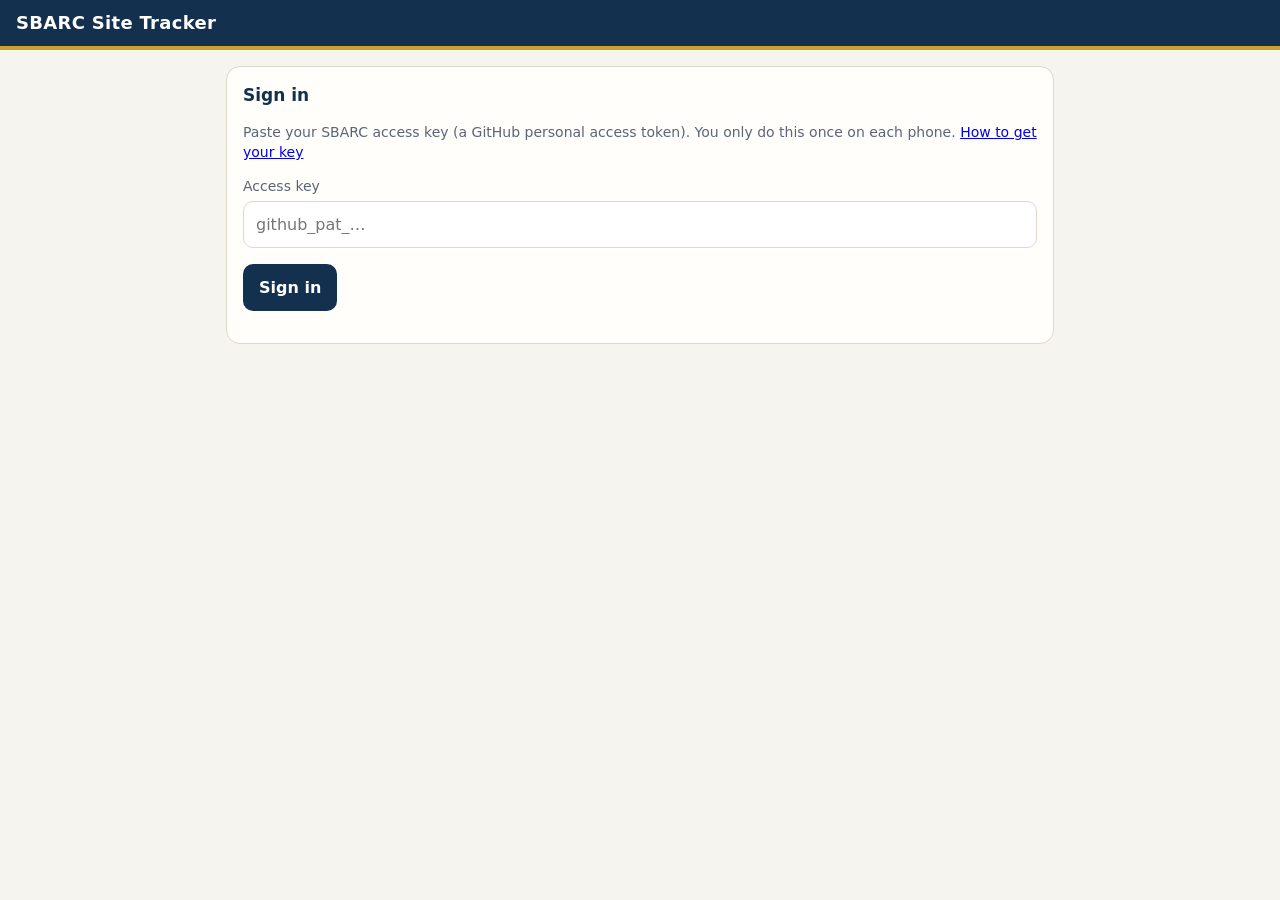
<file: docs/tracker/index.html>
<!doctype html>
<html lang="en">
<head>
<meta charset="utf-8">
<meta name="viewport" content="width=device-width, initial-scale=1, viewport-fit=cover">
<title>SBARC Site Tracker</title>
<meta name="theme-color" content="#14304F">
<link rel="manifest" href="manifest.webmanifest">
<link rel="icon" href="../icons/favicon-32.png">
<link rel="apple-touch-icon" href="../icons/apple-touch-icon.png">
<meta name="robots" content="noindex">
<style>
:root{--navy:#14304F;--gold:#C9A227;--gold-d:#8A6A12;--bg:#F6F4EE;--card:#FFFEFB;--line:#DDD8CA;--soft:#5A6577;--ok:#17694A;--bad:#A8440F;--blue:#2E6FB7}
*{box-sizing:border-box}html,body{margin:0}
body{background:var(--bg);color:var(--navy);font:16px/1.45 system-ui,-apple-system,"Segoe UI",Roboto,Arial,sans-serif;padding-bottom:84px}
header{position:sticky;top:0;z-index:5;background:var(--navy);color:#fff;padding:calc(10px + env(safe-area-inset-top)) 16px 10px;display:flex;align-items:center;gap:12px;border-bottom:4px solid var(--gold)}
header h1{font-size:18px;margin:0;flex:1;letter-spacing:.3px}header small{opacity:.75;font-size:13px}
main{max-width:860px;margin:0 auto;padding:16px}
.card{background:var(--card);border:1px solid var(--line);border-radius:14px;padding:16px;margin-bottom:14px}
h2{font-size:17px;margin:0 0 10px}h3{font-size:15px;margin:14px 0 6px;color:var(--soft);text-transform:uppercase;letter-spacing:1px}
label{display:block;font-size:14px;color:var(--soft);margin:10px 0 4px}
input,select,textarea,button{font:inherit;color:inherit}
input[type=text],input[type=password],input[type=number],input[type=date],select,textarea{width:100%;padding:11px 12px;border:1px solid var(--line);border-radius:10px;background:#fff}
textarea{min-height:84px;resize:vertical}
button{border:0;border-radius:10px;padding:12px 16px;background:var(--navy);color:#fff;font-weight:600;cursor:pointer}
button.sec{background:#E9E5D8;color:var(--navy)}button.warn{background:#F3E1D6;color:var(--bad)}button:disabled{opacity:.5}
.row{display:flex;gap:10px;align-items:center}.row>*{flex:1}.grow{flex:1}
.seg{display:flex;background:#E9E5D8;border-radius:10px;padding:3px;gap:3px}.seg button{flex:1;background:transparent;color:var(--navy);padding:9px 6px;font-size:14px}.seg button.on{background:var(--card);box-shadow:0 1px 3px rgba(0,0,0,.12)}
.act{display:grid;grid-template-columns:1fr 64px 88px;gap:8px;align-items:center;padding:8px 0;border-top:1px solid #ECE8DC}
.act .nm{font-size:15px}.act .was{font-size:13px;color:var(--soft);text-align:right}.act input{padding:8px;text-align:right}
.act.changed .nm{font-weight:700}.act.changed input{border-color:var(--blue);background:#EEF4FB}
.bar{height:8px;border-radius:4px;background:#E9ECF2;overflow:hidden}.bar i{display:block;height:8px;background:var(--blue)}
.muted{color:var(--soft);font-size:14px}.ok{color:var(--ok)}.bad{color:var(--bad)}
.pill{display:inline-block;font-size:12px;padding:2px 8px;border-radius:99px;background:#E9E5D8;margin:2px 4px 2px 0}
.pill.ok{background:#E3F1EA}.pill.bad{background:#F6E3D8}
nav{position:fixed;left:0;right:0;bottom:0;background:var(--card);border-top:1px solid var(--line);display:flex;padding:6px 6px calc(6px + env(safe-area-inset-bottom));z-index:5}
nav button{flex:1;background:transparent;color:var(--soft);padding:8px 4px;font-size:13px}nav button.on{color:var(--navy);font-weight:700;box-shadow:inset 0 3px 0 var(--gold)}
.entry{border-top:1px solid #ECE8DC;padding:10px 0}.entry:first-child{border-top:0}
.entry img{max-width:100%;border-radius:10px;margin-top:6px}
table{width:100%;border-collapse:collapse;font-size:14px}td,th{padding:6px 4px;border-top:1px solid #ECE8DC;text-align:left}th{color:var(--soft);font-weight:600}td.n,th.n{text-align:right}
.toast{position:fixed;left:16px;right:16px;bottom:96px;background:var(--navy);color:#fff;padding:12px 14px;border-radius:10px;z-index:9;text-align:center}
.chk{display:flex;flex-wrap:wrap;gap:6px}.chk label{display:flex;gap:6px;align-items:center;margin:0;padding:6px 10px;border:1px solid var(--line);border-radius:99px;background:#fff;color:var(--navy);font-size:14px}
details summary{cursor:pointer;font-weight:600;padding:6px 0}
.hide{display:none!important}
</style>
</head>
<body>
<header><h1>SBARC Site Tracker</h1><small id="who"></small></header>
<main id="app"><div class="card">Loading…</div></main>
<nav id="nav" class="hide"></nav>
<script>
'use strict';
const REPO = 'SBARC2026/sbarc-site-data', API = 'https://api.github.com';
const AREAS = { villa: 'villas', building: 'buildings', external: 'external' }, LABEL = { villa: 'Villas', building: 'Buildings', external: 'External' };
const S = { tok: null, login: null, users: null, usersSha: null, master: null, cur: null, role: null, me: null, tab: null, f: { area: 'villa', id: '', vals: {} } };
const $ = (s, r = document) => r.querySelector(s), esc = (s) => String(s ?? '').replace(/[&<>"]/g, (c) => ({ '&': '&amp;', '<': '&lt;', '>': '&gt;', '"': '&quot;' }[c]));
const store = { get(k) { try { return localStorage.getItem(k); } catch (e) { return null; } }, set(k, v) { try { v == null ? localStorage.removeItem(k) : localStorage.setItem(k, v); } catch (e) {} } };
const b64e = (s) => btoa(unescape(encodeURIComponent(s))), b64d = (s) => decodeURIComponent(escape(atob(s.replace(/\n/g, ''))));
function today() { const d = new Date(Date.now() + ((S.users?.timezone_offset_hours ?? 3) * 3600e3)); return d.toISOString().slice(0, 10); }
function stamp() { const off = (S.users?.timezone_offset_hours ?? 3); const d = new Date(Date.now() + off * 3600e3); return d.toISOString().slice(0, 19) + '+0' + off + ':00'; }
function toast(m, ms = 2600) { const t = document.createElement('div'); t.className = 'toast'; t.textContent = m; document.body.appendChild(t); setTimeout(() => t.remove(), ms); }

async function gh(path, opt = {}) {
  const r = await fetch(API + path, { ...opt, headers: { Authorization: 'Bearer ' + S.tok, Accept: 'application/vnd.github+json', ...(opt.headers || {}) } });
  if (r.status === 404) return null;
  if (!r.ok) { const e = new Error((await r.json().catch(() => ({}))).message || r.status); e.status = r.status; throw e; }
  return r.status === 204 ? {} : r.json();
}
async function getJSON(p) { const r = await gh(`/repos/${REPO}/contents/${p}?t=${Date.now()}`); if (!r) return [null, null]; let txt = r.content ? b64d(r.content) : null;
  if (txt == null) { const raw = await fetch(`${API}/repos/${REPO}/contents/${p}`, { headers: { Authorization: 'Bearer ' + S.tok, Accept: 'application/vnd.github.raw' } }); txt = await raw.text(); }
  return [JSON.parse(txt), r.sha]; }
async function put(p, b64, msg, sha) { return gh(`/repos/${REPO}/contents/${p}`, { method: 'PUT', body: JSON.stringify({ message: msg, content: b64, ...(sha ? { sha } : {}) }) }); }

// ---------- sign in
function signIn(msg) {
  $('#nav').classList.add('hide'); $('#who').textContent = '';
  $('#app').innerHTML = `<div class="card"><h2>Sign in</h2>
  <p class="muted">Paste your SBARC access key (a GitHub personal access token). You only do this once on each phone. <a href="guide.html">How to get your key</a></p>
  ${msg ? `<p class="bad">${esc(msg)}</p>` : ''}
  <label>Access key</label><input id="tk" type="password" autocomplete="off" placeholder="github_pat_…">
  <p><button id="go">Sign in</button></p></div>`;
  $('#go').onclick = () => { const v = $('#tk').value.trim(); if (!v) return; S.tok = v; boot(true); };
}

async function boot(fresh) {
  S.tok = S.tok || store.get('sbarc_tok');
  if (!S.tok) return signIn();
  $('#app').innerHTML = '<div class="card">Loading project…</div>';
  try {
    const u = await gh('/user'); if (!u) throw Object.assign(new Error('bad key'), { status: 401 });
    S.login = u.login;
    const [users, sha] = await getJSON('config/users.json');
    if (!users) throw Object.assign(new Error('no access'), { status: 403 });
    S.users = users; S.usersSha = sha;
    [S.master] = await getJSON('config/master.json');
    [S.cur] = await getJSON('state/current.json');
  } catch (e) {
    if (e.status === 401) { store.set('sbarc_tok', null); S.tok = null; return signIn('That key did not work. Check it and try again.'); }
    if (e.status === 403 || e.status === 404) { store.set('sbarc_tok', null); S.tok = null; return signIn('Your GitHub account has no access to the SBARC tracker yet. Ask the project manager to add you.'); }
    if (!navigator.onLine) { $('#app').innerHTML = '<div class="card">You are offline. Open the tracker again when you have signal.</div>'; return; }
    return signIn('Could not load: ' + e.message);
  }
  store.set('sbarc_tok', S.tok);
  S.me = (S.users.engineers || []).find((x) => x.login.toLowerCase() === S.login.toLowerCase()) || null;
  S.role = (S.users.managers || []).map((x) => x.toLowerCase()).includes(S.login.toLowerCase()) ? 'manager' : (S.me ? 'engineer' : null);
  if (!S.role) { signIn(`Signed in as ${S.login}, but this account is not on the SBARC team list yet. Ask the project manager to add “${S.login}”.`); store.set('sbarc_tok', null); S.tok = null; return; }
  $('#who').textContent = (S.me?.name || S.login) + (S.role === 'manager' ? ' · manager' : '');
  const tabs = S.role === 'manager' ? [['today', 'Today'], ['areas', 'Areas'], ['report', 'Report'], ['progress', 'Progress'], ['team', 'Team']] : [['areas', 'My areas'], ['report', 'Report'], ['mine', 'My day']];
  $('#nav').innerHTML = tabs.map(([k, l]) => `<button data-t="${k}">${l}</button>`).join('') + '<button data-t="out">Sign out</button>';
  $('#nav').classList.remove('hide');
  $('#nav').onclick = (e) => { const t = e.target.closest('button')?.dataset.t; if (!t) return; if (t === 'out') { if (window.confirm('Sign out of the tracker on this phone?')) { store.set('sbarc_tok', null); location.reload(); } return; } go(t); };
  go(S.tab || tabs[0][0]); flushQueue();
}
function go(t) { S.tab = t; document.querySelectorAll('#nav button').forEach((b) => b.classList.toggle('on', b.dataset.t === t)); ({ areas: viewAreas, report: viewReport, mine: viewMine, today: viewToday, progress: viewProgress, team: viewTeam })[t](); window.scrollTo(0, 0); }

// ---------- what each person may report on
function allowed(area, who) {
  const m = S.master, me = who === undefined ? S.me : who, all = who === undefined ? S.role === 'manager' : who === null;
  if (area === 'villa') { const cl = all || !me ? null : (me.villas || []); return m.villas.filter((v) => !cl || cl.includes('all') || cl.includes(v.cluster) || cl.includes(v.id)); }
  if (area === 'building') { const b = all || !me ? null : (me.buildings || []); return m.buildings.filter((x) => !b || b.includes('all') || b.includes(x.id)); }
  return (all || me?.external) ? m.external : [];
}
function avgNow(area, id) { const x = S.master[AREAS[area]].find((i) => i.id === id); const ks = Object.keys(x.acts); return ks.reduce((s, k) => s + curVal(area, id, k), 0) / (ks.length || 1); }

// ---------- my areas: every villa / building / item in the engineer's designated area
async function viewAreas() {
  const mgr = S.role === 'manager', eng = S.users.engineers || [];
  const who = mgr ? (S.aw == null ? null : eng.find((x) => x.login === S.aw) || null) : S.me;
  $('#app').innerHTML = '<div class="card">Loading…</div>';
  let es = []; try { es = await dayEntries(today()); } catch (e) {}
  const done = new Set(es.map((e) => e.area + '|' + e.id));
  const by = {}; es.forEach((e) => { by[e.area + '|' + e.id] = (S.users.engineers || []).find((x) => x.login === e.by)?.name || e.by; });
  let total = 0, upd = 0;
  const row = (area, i) => { const k = area + '|' + i.id, p = avgNow(area, i.id), ok = done.has(k); total++; if (ok) upd++;
    return `<div class="act" data-go="${area}|${esc(i.id)}" style="cursor:pointer;grid-template-columns:1fr 70px 120px"><div><div class="nm">${esc(i.id)}${i.name ? ' · ' + esc(i.name) : ''}</div><div class="bar"><i style="width:${Math.min(100, p)}%;background:${p >= 92 ? 'var(--ok)' : 'var(--blue)'}"></i></div></div>
      <div class="was" style="font-size:15px;color:var(--navy);font-weight:700">${Math.round(p)}%</div><div class="was ${ok ? 'ok' : 'bad'}">${ok ? '✓ ' + esc(mgr ? by[k] : 'today') : 'not updated'}</div></div>`; };
  const sec = [];
  const vs = allowed('villa', who); if (vs.length) { const g = {}; vs.forEach((v) => (g[v.cluster] = g[v.cluster] || []).push(v));
    Object.keys(g).sort((a, b) => +a.split('-')[1] - +b.split('-')[1]).forEach((c) => sec.push(`<details ${Object.keys(g).length <= 2 ? 'open' : ''}><summary>Cluster ${c} · ${g[c].length} villas · ${g[c].filter((v) => done.has('villa|' + v.id)).length} updated today</summary>${g[c].map((v) => row('villa', v)).join('')}</details>`)); }
  const bs = allowed('building', who); if (bs.length) sec.push(`<details open><summary>Buildings · ${bs.length} · ${bs.filter((b) => done.has('building|' + b.id)).length} updated today</summary>${bs.map((b) => row('building', b)).join('')}</details>`);
  const xs = allowed('external', who); if (xs.length) sec.push(`<details><summary>External works · ${xs.length} items · ${xs.filter((x) => done.has('external|' + x.id)).length} updated today</summary>${xs.map((x) => row('external', x)).join('')}</details>`);
  const pick = mgr ? `<label>Engineer</label><select id="aw"><option value="">Whole site</option>${eng.map((x) => `<option value="${esc(x.login)}" ${S.aw === x.login ? 'selected' : ''}>${esc(x.name || x.login)}</option>`).join('')}</select>` : '';
  $('#app').innerHTML = `<div class="card"><h2>${mgr ? 'Areas' : 'My areas'} · ${today()}</h2>${pick}
    <p><span class="pill ${upd === total && total ? 'ok' : 'bad'}">${upd} of ${total} updated today</span></p>
    <p class="muted">${mgr ? 'Each villa, building and external item with its current % and whether it was updated today.' : 'Tap a villa or building to update its activities. Green bar = at 92% or more.'}</p>
    ${sec.join('') || '<p class="muted">No areas assigned yet.</p>'}</div>`;
  if ($('#aw')) $('#aw').onchange = (e) => { S.aw = e.target.value || null; viewAreas(); };
  $('#app').onclick = (e) => { const g = e.target.closest('[data-go]'); if (!g) return; const [a, ...id] = g.dataset.go.split('|'); S.f = { area: a, id: id.join('|'), vals: {} }; go('report'); };
}
function curVal(area, id, act) { const st = S.cur?.state?.[AREAS[area]]?.[id]; if (st && act in st) return st[act]; const x = S.master[AREAS[area]].find((i) => i.id === id); return x?.acts?.[act] ?? 0; }

// ---------- report form
function viewReport() {
  const f = S.f, areas = Object.keys(AREAS).filter((a) => allowed(a).length);
  if (!areas.includes(f.area)) f.area = areas[0];
  if (!areas.length) { $('#app').innerHTML = '<div class="card">No areas are assigned to you yet. Ask the project manager.</div>'; return; }
  const items = allowed(f.area);
  if (!items.find((i) => i.id === f.id)) { f.id = items[0].id; f.vals = {}; }
  const item = items.find((i) => i.id === f.id);
  let opts;
  if (f.area === 'villa') { const g = {}; items.forEach((v) => (g[v.cluster] = g[v.cluster] || []).push(v)); opts = Object.keys(g).sort((a, b) => +a.split('-')[1] - +b.split('-')[1]).map((c) => `<optgroup label="Cluster ${c}">${g[c].map((v) => `<option value="${v.id}" ${v.id === f.id ? 'selected' : ''}>${v.id}</option>`).join('')}</optgroup>`).join(''); }
  else opts = items.map((i) => `<option value="${esc(i.id)}" ${i.id === f.id ? 'selected' : ''}>${esc(i.id)}${i.name ? ' · ' + esc(i.name) : ''}</option>`).join('');
  const acts = Object.keys(item.acts);
  const pend = JSON.parse(store.get('sbarc_queue') || '[]').length;
  $('#app').innerHTML = `
  ${pend ? `<div class="card bad">${pend} report(s) saved on this phone, waiting for signal. They send automatically.</div>` : ''}
  <p><button class="sec" id="back">← ${S.role === 'manager' ? 'Areas' : 'My areas'}</button></p>
  <div class="card"><h2>Daily progress · ${today()}</h2>
    <div class="seg" id="ar">${areas.map((a) => `<button data-a="${a}" class="${a === f.area ? 'on' : ''}">${LABEL[a]}</button>`).join('')}</div>
    <label>${f.area === 'villa' ? 'Villa' : f.area === 'building' ? 'Building' : 'External item'}</label><select id="it">${opts}</select>
    <h3>Activities · enter today’s total % complete</h3>
    <div id="acts">${rows(acts.filter((a) => curVal(f.area, f.id, a) < 99.5 || f.vals[a] != null))}
    ${(() => { const done = acts.filter((a) => curVal(f.area, f.id, a) >= 99.5 && f.vals[a] == null); return done.length ? `<details><summary class="muted">Completed activities (${done.length})</summary>${rows(done)}</details>` : ''; })()}</div>
  </div>
  <div class="card"><details ${f.mpOpen ? 'open' : ''} id="mpd"><summary>Manpower today (optional)</summary>
    ${S.master.disciplines.map((d) => `<div class="act"><div class="nm">${esc(d)}</div><div></div><input type="number" inputmode="numeric" min="0" data-d="${esc(d)}" value="${f.mp?.[d] ?? ''}"></div>`).join('')}
  </details>
  <label>Blockers or issues</label><textarea id="blk" placeholder="Material, access, drawings, inspections…">${esc(f.blk || '')}</textarea>
  <label>Photo (optional)</label><input id="ph" type="file" accept="image/*" capture="environment">
  <p class="row"><button id="send">Send report</button></p>
  <p class="muted">Only activities you change are sent. You can send several reports a day, one per ${f.area === 'villa' ? 'villa' : 'item'}.</p></div>`;
  $('#ar').onclick = (e) => { const a = e.target.dataset.a; if (a && a !== f.area) { keep(); f.area = a; f.id = ''; f.vals = {}; viewReport(); } };
  $('#it').onchange = (e) => { keep(); if (Object.keys(f.vals).length && !window.confirm('Discard the % you typed for ' + f.id + '?')) { e.target.value = f.id; return; } f.id = e.target.value; f.vals = {}; viewReport(); };
  $('#acts').oninput = (e) => { const row = e.target.closest('.act'); const k = row.dataset.k, v = e.target.value; if (v === '') delete f.vals[k]; else f.vals[k] = Math.max(0, Math.min(100, +v)); row.classList.toggle('changed', v !== ''); row.querySelector('i').style.width = Math.min(100, v === '' ? curVal(f.area, f.id, k) : +v) + '%'; };
  $('#send').onclick = send; $('#back').onclick = () => go('areas');
}
function rows(list) { const f = S.f; return list.map((a) => { const was = curVal(f.area, f.id, a), v = f.vals[a]; return `<div class="act ${v != null ? 'changed' : ''}" data-k="${esc(a)}">
      <div><div class="nm">${esc(a)}</div><div class="bar"><i style="width:${Math.min(100, v ?? was)}%"></i></div></div>
      <div class="was">was ${Math.round(was)}%</div><input type="number" inputmode="numeric" min="0" max="100" step="1" value="${v ?? ''}" placeholder="${Math.round(was)}"></div>`; }).join(''); }
function keep() { const f = S.f; f.blk = $('#blk')?.value; f.mpOpen = $('#mpd')?.open; f.mp = {}; document.querySelectorAll('[data-d]').forEach((i) => { if (i.value !== '') f.mp[i.dataset.d] = +i.value; }); }
async function shrink(file) {
  const img = await createImageBitmap(file); const k = Math.min(1, 1400 / Math.max(img.width, img.height));
  const c = document.createElement('canvas'); c.width = Math.round(img.width * k); c.height = Math.round(img.height * k); c.getContext('2d').drawImage(img, 0, 0, c.width, c.height);
  return c.toDataURL('image/jpeg', 0.72).split(',')[1];
}
async function send() {
  keep(); const f = S.f;
  if (!Object.keys(f.vals).length && !(f.blk || '').trim() && !Object.keys(f.mp).length) return toast('Nothing to send yet: enter a %, manpower or a blocker.');
  const down = Object.entries(f.vals).filter(([k, v]) => v < curVal(f.area, f.id, k) - 0.5);
  if (down.length && !window.confirm(`These go DOWN from the last value: ${down.map(([k]) => k).join(', ')}. Send anyway?`)) return;
  $('#send').disabled = true;
  const t = stamp(), d = today(), base = `${d}/${S.login}-${t.slice(11, 19).replace(/:/g, '')}`;
  const entry = { date: d, time: t, by: S.login, area: f.area, id: f.id, updates: f.vals, manpower: f.mp, blockers: (f.blk || '').trim(), photo: null };
  let photo = null; const file = $('#ph').files[0];
  if (file) { try { photo = await shrink(file); entry.photo = `photos/${base}.jpg`; } catch (e) { toast('Photo could not be read; sending without it.'); } }
  const job = { entry, photo, path: `entries/${base}.json` };
  try { await deliver(job); toast('Report sent ✓'); applyLocal(entry); }
  catch (e) { const q = JSON.parse(store.get('sbarc_queue') || '[]'); q.push(job); try { store.set('sbarc_queue', JSON.stringify(q)); toast('No signal: saved on this phone, it will send automatically.', 3500); } catch (x) { toast('Could not send or save: ' + e.message, 4000); $('#send').disabled = false; return; } }
  S.f = { area: f.area, id: f.id, vals: {} }; viewReport();
}
async function deliver(job) {
  if (job.photo) await put(job.entry.photo, job.photo, `Photo ${job.entry.area} ${job.entry.id}`);
  await put(job.path, b64e(JSON.stringify(job.entry, null, 1)), `Report ${job.entry.area} ${job.entry.id} by ${job.entry.by}`);
}
function applyLocal(e) { S.cur = S.cur || { state: {} }; const k = AREAS[e.area]; S.cur.state[k] = S.cur.state[k] || {}; S.cur.state[k][e.id] = { ...(S.cur.state[k][e.id] || S.master[k].find((i) => i.id === e.id).acts), ...e.updates }; }
async function flushQueue() {
  let q = JSON.parse(store.get('sbarc_queue') || '[]'); if (!q.length || !navigator.onLine) return;
  const left = []; for (const j of q) { try { await deliver(j); applyLocal(j.entry); } catch (e) { left.push(j); } }
  store.set('sbarc_queue', left.length ? JSON.stringify(left) : null); if (q.length > left.length) toast(`${q.length - left.length} saved report(s) sent ✓`);
}
window.addEventListener('online', flushQueue);

// ---------- entries of a day
async function dayEntries(d) {
  const list = await gh(`/repos/${REPO}/contents/entries/${d}?t=${Date.now()}`); if (!list) return [];
  const files = list.filter((x) => x.name.endsWith('.json'));
  const out = await Promise.all(files.map(async (x) => { try { const [e] = await getJSON(x.path); e._file = x.path; return e; } catch (err) { return null; } }));
  return out.filter(Boolean).sort((a, b) => a.time < b.time ? 1 : -1);
}
async function photoURL(p) { const r = await fetch(`${API}/repos/${REPO}/contents/${p}`, { headers: { Authorization: 'Bearer ' + S.tok, Accept: 'application/vnd.github.raw' } }); return r.ok ? URL.createObjectURL(await r.blob()) : null; }
function entryHTML(e, mgr, rejected) {
  const name = (S.users.engineers || []).find((x) => x.login === e.by)?.name || e.by;
  const ups = Object.entries(e.updates || {}).map(([k, v]) => `<span class="pill">${esc(k)} → <b>${Math.round(v)}%</b></span>`).join('');
  const mp = Object.entries(e.manpower || {}); const mpt = mp.reduce((s, [, n]) => s + (+n || 0), 0);
  return `<div class="entry" data-f="${esc(e._file)}"><div class="row"><b class="grow">${LABEL[e.area].replace(/s$/, '')} ${esc(e.id)}</b><span class="muted">${esc(e.time.slice(11, 16))} · ${esc(name)}</span></div>
   ${rejected ? '<span class="pill bad">Rejected: not counted</span>' : ''}<div>${ups}</div>
   ${mpt ? `<div class="muted">Manpower ${mpt}: ${mp.map(([d, n]) => esc(d) + ' ' + n).join(', ')}</div>` : ''}
   ${e.blockers ? `<div class="bad">⚠ ${esc(e.blockers)}</div>` : ''}
   ${e.photo ? `<div class="ph" data-p="${esc(e.photo)}"><button class="sec">Show photo</button></div>` : ''}
   ${mgr ? `<p><button class="${rejected ? 'sec' : 'warn'}" data-rej="${esc(e._file)}">${rejected ? 'Count it again' : 'Reject (do not count)'}</button></p>` : ''}</div>`;
}
function wirePhotos(root) { root.onclick = async (ev) => { const b = ev.target.closest('.ph button'); if (b) { const box = b.parentNode; b.textContent = 'Loading…'; const u = await photoURL(box.dataset.p); box.innerHTML = u ? `<img src="${u}" alt="Site photo">` : 'Photo not found'; return; } const r = ev.target.closest('[data-rej]'); if (r) toggleReject(r.dataset.rej); }; }

async function viewMine() {
  $('#app').innerHTML = '<div class="card">Loading…</div>';
  const es = (await dayEntries(today())).filter((e) => e.by === S.login);
  $('#app').innerHTML = `<div class="card"><h2>My reports today · ${today()}</h2>${es.length ? es.map((e) => entryHTML(e)).join('') : '<p class="muted">Nothing sent yet today.</p>'}</div>`;
  wirePhotos($('#app'));
}

async function viewToday(d) {
  d = d || S.day || today(); S.day = d;
  $('#app').innerHTML = '<div class="card">Loading…</div>';
  const [es, [apv]] = await Promise.all([dayEntries(d), getJSON('state/approvals.json')]);
  S.apv = apv || { rejected: [] }; const rej = new Set(S.apv.rejected);
  const eng = S.users.engineers || [], sent = new Set(es.map((e) => e.by));
  const miss = eng.filter((x) => !sent.has(x.login)), blk = es.filter((e) => e.blockers);
  const mp = es.reduce((s, e) => s + Object.values(e.manpower || {}).reduce((a, n) => a + (+n || 0), 0), 0);
  $('#app').innerHTML = `<div class="card"><div class="row"><h2 class="grow" style="margin:0">Site day</h2><input type="date" id="dd" value="${d}" style="max-width:180px"></div>
    <p><span class="pill">${es.length} reports</span><span class="pill ${miss.length ? 'bad' : 'ok'}">${sent.size} of ${eng.length} engineers reported</span><span class="pill">${mp} manpower</span><span class="pill ${blk.length ? 'bad' : 'ok'}">${blk.length} blockers</span></p>
    ${miss.length ? `<p class="bad"><b>Not reported:</b> ${miss.map((x) => esc(x.name || x.login)).join(', ')}</p>` : (eng.length ? '<p class="ok">Everyone has reported.</p>' : '<p class="muted">No engineers on the team yet. Add them in Team.</p>')}
    <p class="muted">The full daily report is posted to GitHub at 6 pm and arrives as a notification.</p></div>
    <div class="card"><h2>Reports</h2><div id="el">${es.length ? es.map((e) => entryHTML(e, true, rej.has(e._file))).join('') : '<p class="muted">No reports for this day.</p>'}</div></div>`;
  $('#dd').onchange = (e) => viewToday(e.target.value);
  wirePhotos($('#el'));
}
async function toggleReject(file) {
  const [apv, sha] = await getJSON('state/approvals.json'); const a = apv || { rejected: [] };
  const i = a.rejected.indexOf(file); i >= 0 ? a.rejected.splice(i, 1) : a.rejected.push(file);
  try { await put('state/approvals.json', b64e(JSON.stringify(a, null, 1)), (i >= 0 ? 'Count again ' : 'Reject ') + file, sha); toast(i >= 0 ? 'Counted again' : 'Rejected: it will not count'); viewToday(); }
  catch (e) { toast('Could not save: ' + e.message); }
}

// ---------- progress overview (manager)
function viewProgress() {
  const area = S.parea || 'villa'; S.parea = area; const m = S.master, key = AREAS[area];
  const avg = (o) => { const v = Object.values(o); return v.length ? v.reduce((s, x) => s + x, 0) / v.length : 0; };
  const items = m[key].map((i) => ({ ...i, now: { ...i.acts, ...(S.cur?.state?.[key]?.[i.id] || {}) } }));
  let body;
  if (area === 'villa') {
    const g = {}; items.forEach((v) => (g[v.cluster] = g[v.cluster] || []).push(v));
    body = `<table><tr><th>Cluster</th><th class="n">Villas</th><th class="n">Average</th><th class="n">≥ 90%</th></tr>${m.clusters.map((c) => { const vs = g[c] || []; const a = vs.map((v) => avg(v.now)); return `<tr><td>${c}</td><td class="n">${vs.length}</td><td class="n">${(a.reduce((s, x) => s + x, 0) / (a.length || 1)).toFixed(0)}%</td><td class="n">${a.filter((x) => x >= 90).length}</td></tr>`; }).join('')}</table>
    <h3>By activity, all villas</h3><table>${m.villa_activities.map((k) => { const a = items.map((v) => v.now[k] ?? 0); return `<tr><td>${esc(k)}</td><td class="n">${(a.reduce((s, x) => s + x, 0) / a.length).toFixed(0)}%</td></tr>`; }).join('')}</table>`;
  } else body = `<table><tr><th>${area === 'building' ? 'Building' : 'Item'}</th><th class="n">Average</th></tr>${items.map((i) => `<tr><td>${esc(i.id)}${i.name ? ' · ' + esc(i.name) : ''}</td><td class="n">${avg(i.now).toFixed(0)}%</td></tr>`).join('')}</table>`;
  $('#app').innerHTML = `<div class="card"><h2>Progress now</h2><div class="seg" id="pa">${Object.keys(AREAS).map((a) => `<button data-a="${a}" class="${a === area ? 'on' : ''}">${LABEL[a]}</button>`).join('')}</div>
   <p class="muted">Baseline from the ${esc(m.source)}, updated by ${S.cur?.entries || 0} reports${S.cur?.updated ? ' (last ' + esc(S.cur.updated.slice(0, 16).replace('T', ' ')) + ')' : ''}. Plain averages of activity %, not weighted by man-hours.</p>${body}</div>`;
  $('#pa').onclick = (e) => { if (e.target.dataset.a) { S.parea = e.target.dataset.a; viewProgress(); } };
}

// ---------- team (manager)
function viewTeam() {
  const U = S.users, m = S.master;
  $('#app').innerHTML = `<div class="card"><h2>Engineers (${(U.engineers || []).length})</h2>
    ${(U.engineers || []).map((x, i) => `<div class="entry"><div class="row"><b class="grow">${esc(x.name || x.login)}</b><span class="muted">@${esc(x.login)}</span></div>
      <div class="muted">Villas: ${esc((x.villas || []).join(', ') || 'none')} (${allowed('villa', x).length}) · Buildings: ${esc((x.buildings || []).join(', ') || 'none')} · External: ${x.external ? 'yes' : 'no'}</div>
      <p class="row"><button class="sec" data-ed="${i}">Edit</button><button class="warn" data-del="${i}">Remove</button></p></div>`).join('') || '<p class="muted">No engineers yet.</p>'}
    <p><button id="add">Add engineer</button></p></div>
    <div class="card"><h2>Adding someone</h2><ol class="muted"><li>They make a free GitHub account and tell you their username.</li><li>On GitHub, open the <b>sbarc-site-data</b> repository → Settings → Collaborators → Add people, with <b>Write</b> access.</li><li>Add them here with their areas.</li><li>Send them the <a href="guide.html">sign-in guide</a>.</li></ol></div>`;
  $('#add').onclick = () => editEng(-1);
  $('#app').onclick = (e) => { const ed = e.target.dataset.ed, del = e.target.dataset.del; if (ed != null) editEng(+ed); if (del != null && window.confirm('Remove ' + (U.engineers[del].name || U.engineers[del].login) + ' from the team?')) { U.engineers.splice(+del, 1); saveUsers(); } };
  function editEng(i) {
    const x = i >= 0 ? U.engineers[i] : { login: '', name: '', villas: [], buildings: [], external: false };
    const cb = (name, val, on, lab) => `<label><input type="checkbox" name="${name}" value="${esc(val)}" ${on ? 'checked' : ''}> ${esc(lab)}</label>`;
    $('#app').innerHTML = `<div class="card"><h2>${i >= 0 ? 'Edit' : 'Add'} engineer</h2>
      <label>GitHub username</label><input id="lg" type="text" value="${esc(x.login)}" autocapitalize="off" autocomplete="off">
      <label>Name shown in reports</label><input id="nm" type="text" value="${esc(x.name)}">
      <label>Villa clusters</label><div class="chk">${cb('v', 'all', (x.villas || []).includes('all'), 'All')}${m.clusters.map((c) => cb('v', c, (x.villas || []).includes(c), c)).join('')}</div>
      <details><summary>Or pick individual villas</summary>${m.clusters.map((c) => `<label>Cluster ${c}</label><div class="chk">${m.villas.filter((v) => v.cluster === c).map((v) => cb('v', v.id, (x.villas || []).includes(v.id), v.id)).join('')}</div>`).join('')}</details>
      <label>Buildings</label><div class="chk">${cb('b', 'all', (x.buildings || []).includes('all'), 'All')}${m.buildings.map((b) => cb('b', b.id, (x.buildings || []).includes(b.id), b.id)).join('')}</div>
      <label>External works</label><div class="chk">${cb('x', '1', x.external, 'Can report external works')}</div>
      <p class="row"><button id="sv">Save</button><button class="sec" id="cx">Cancel</button></p></div>`;
    $('#app').onclick = null; $('#cx').onclick = viewTeam;
    $('#sv').onclick = () => {
      const val = (n) => [...document.querySelectorAll(`input[name=${n}]:checked`)].map((c) => c.value);
      const y = { login: $('#lg').value.trim().replace(/^@/, ''), name: $('#nm').value.trim(), villas: val('v'), buildings: val('b'), external: val('x').length > 0 };
      if (!/^[A-Za-z0-9-]{1,39}$/.test(y.login)) return toast('Enter a valid GitHub username.');
      if ((U.engineers || []).some((z, j) => j !== i && z.login.toLowerCase() === y.login.toLowerCase())) return toast('That username is already on the team.');
      U.engineers = U.engineers || []; i >= 0 ? (U.engineers[i] = y) : U.engineers.push(y); saveUsers();
    };
  }
}
async function saveUsers() {
  try { const r = await put('config/users.json', b64e(JSON.stringify(S.users, null, 2)), 'Update team', S.usersSha); S.usersSha = r.content.sha; toast('Team saved ✓'); }
  catch (e) { toast(e.status === 409 ? 'Someone else changed the team. Reloading.' : 'Could not save: ' + e.message); const [u, s] = await getJSON('config/users.json'); S.users = u; S.usersSha = s; }
  viewTeam();
}

if ('serviceWorker' in navigator) navigator.serviceWorker.register('sw.js', { scope: './' }).catch(() => {});
boot();
</script>
</body>
</html>
</file>
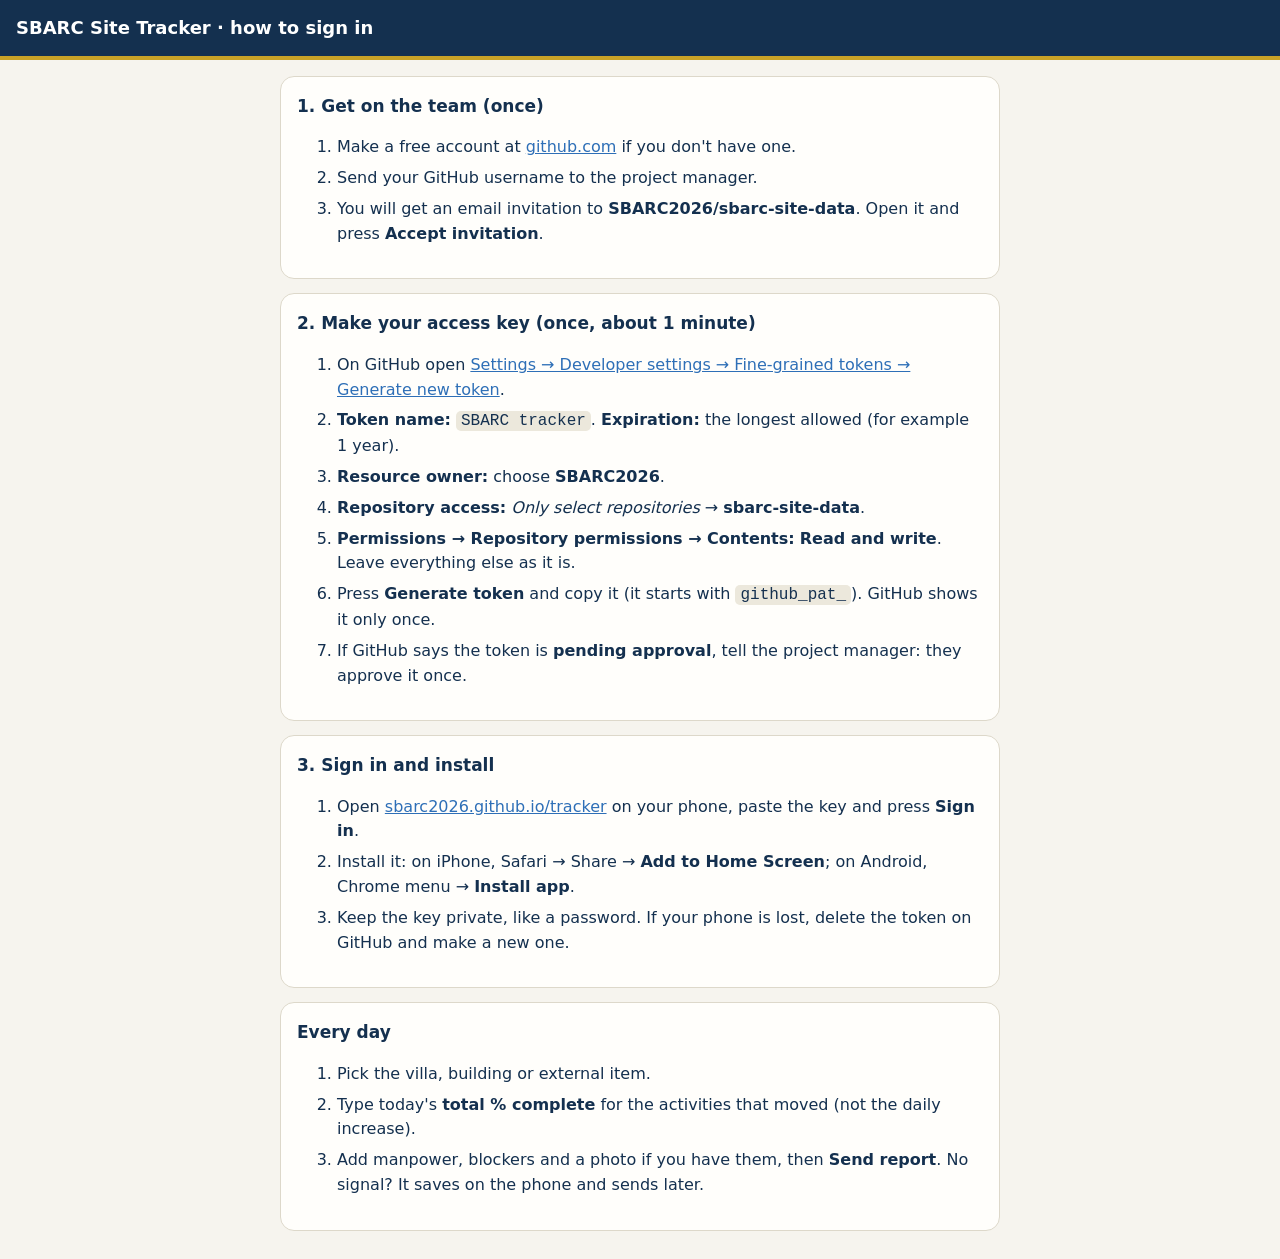
<file: docs/tracker/guide.html>
<!doctype html><html lang="en"><head><meta charset="utf-8"><meta name="viewport" content="width=device-width, initial-scale=1"><title>Site Tracker sign-in guide</title><meta name="robots" content="noindex">
<style>body{margin:0;background:#F6F4EE;color:#14304F;font:16px/1.55 system-ui,-apple-system,"Segoe UI",Roboto,Arial,sans-serif}header{background:#14304F;color:#fff;padding:14px 16px;border-bottom:4px solid #C9A227}main{max-width:720px;margin:0 auto;padding:16px}.card{background:#FFFEFB;border:1px solid #DDD8CA;border-radius:14px;padding:16px;margin-bottom:14px}h1{font-size:18px;margin:0}h2{font-size:17px;margin:0 0 8px}li{margin:6px 0}code{background:#ECE8DC;padding:1px 5px;border-radius:5px}a{color:#2E6FB7}</style></head>
<body><header><h1>SBARC Site Tracker · how to sign in</h1></header><main>
<div class="card"><h2>1. Get on the team (once)</h2><ol><li>Make a free account at <a href="https://github.com/signup">github.com</a> if you don't have one.</li><li>Send your GitHub username to the project manager.</li><li>You will get an email invitation to <b>SBARC2026/sbarc-site-data</b>. Open it and press <b>Accept invitation</b>.</li></ol></div>
<div class="card"><h2>2. Make your access key (once, about 1 minute)</h2><ol>
<li>On GitHub open <a href="https://github.com/settings/personal-access-tokens/new">Settings → Developer settings → Fine-grained tokens → Generate new token</a>.</li>
<li><b>Token name:</b> <code>SBARC tracker</code>. <b>Expiration:</b> the longest allowed (for example 1 year).</li>
<li><b>Resource owner:</b> choose <b>SBARC2026</b>.</li>
<li><b>Repository access:</b> <i>Only select repositories</i> → <b>sbarc-site-data</b>.</li>
<li><b>Permissions → Repository permissions → Contents:</b> <b>Read and write</b>. Leave everything else as it is.</li>
<li>Press <b>Generate token</b> and copy it (it starts with <code>github_pat_</code>). GitHub shows it only once.</li>
<li>If GitHub says the token is <b>pending approval</b>, tell the project manager: they approve it once.</li></ol></div>
<div class="card"><h2>3. Sign in and install</h2><ol><li>Open <a href="./">sbarc2026.github.io/tracker</a> on your phone, paste the key and press <b>Sign in</b>.</li>
<li>Install it: on iPhone, Safari → Share → <b>Add to Home Screen</b>; on Android, Chrome menu → <b>Install app</b>.</li>
<li>Keep the key private, like a password. If your phone is lost, delete the token on GitHub and make a new one.</li></ol></div>
<div class="card"><h2>Every day</h2><ol><li>Pick the villa, building or external item.</li><li>Type today's <b>total % complete</b> for the activities that moved (not the daily increase).</li><li>Add manpower, blockers and a photo if you have them, then <b>Send report</b>. No signal? It saves on the phone and sends later.</li></ol></div>
</main></body></html>
</file>
